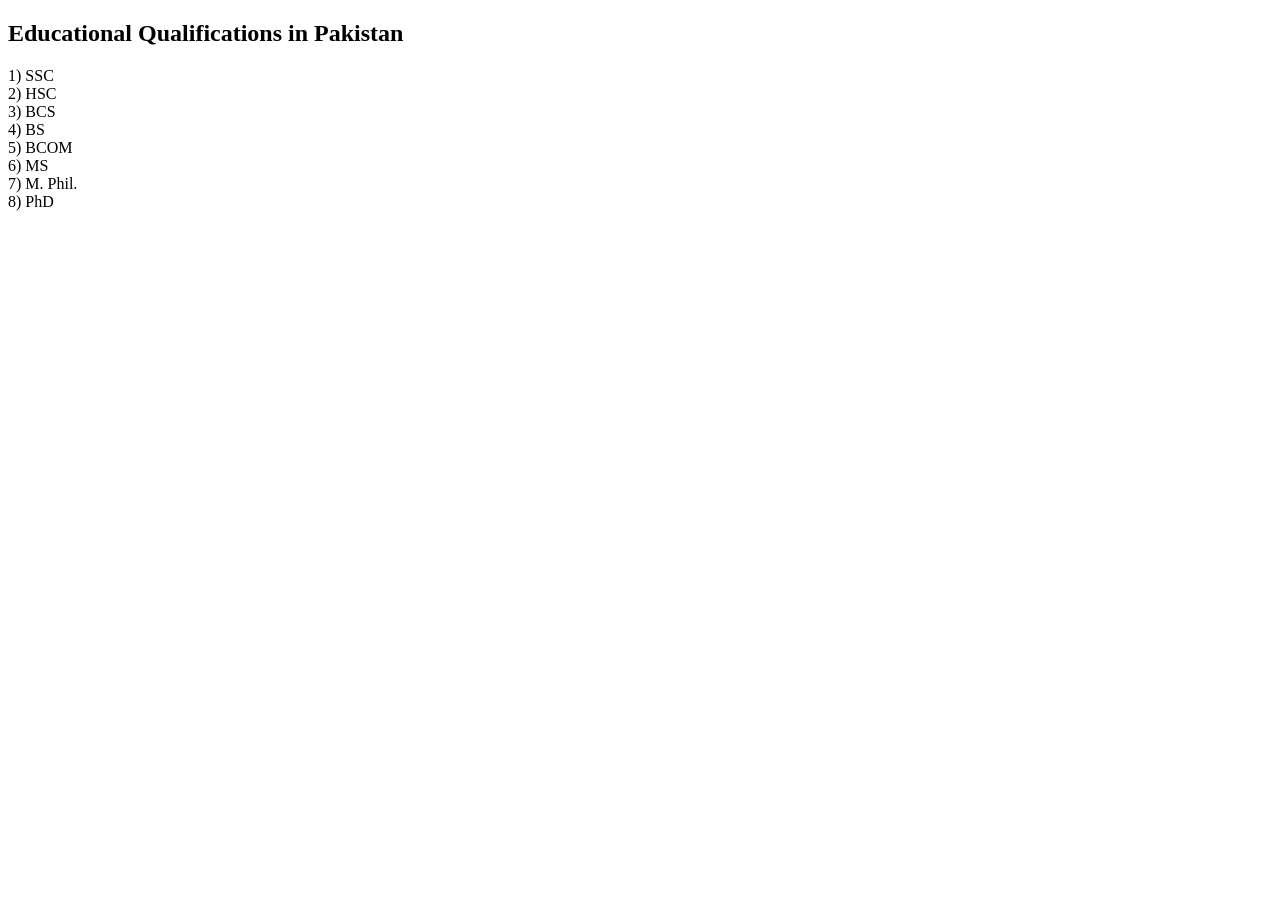
<file: index.html>
<!DOCTYPE html>
<html lang="en">
<head>
    <meta charset="UTF-8">
    <meta name="viewport" content="width=device-width, initial-scale=1.0">
    <title>Document</title>
</head>
<body>
    

    <script src="app.js"></script>
</body>
</html>
</file>
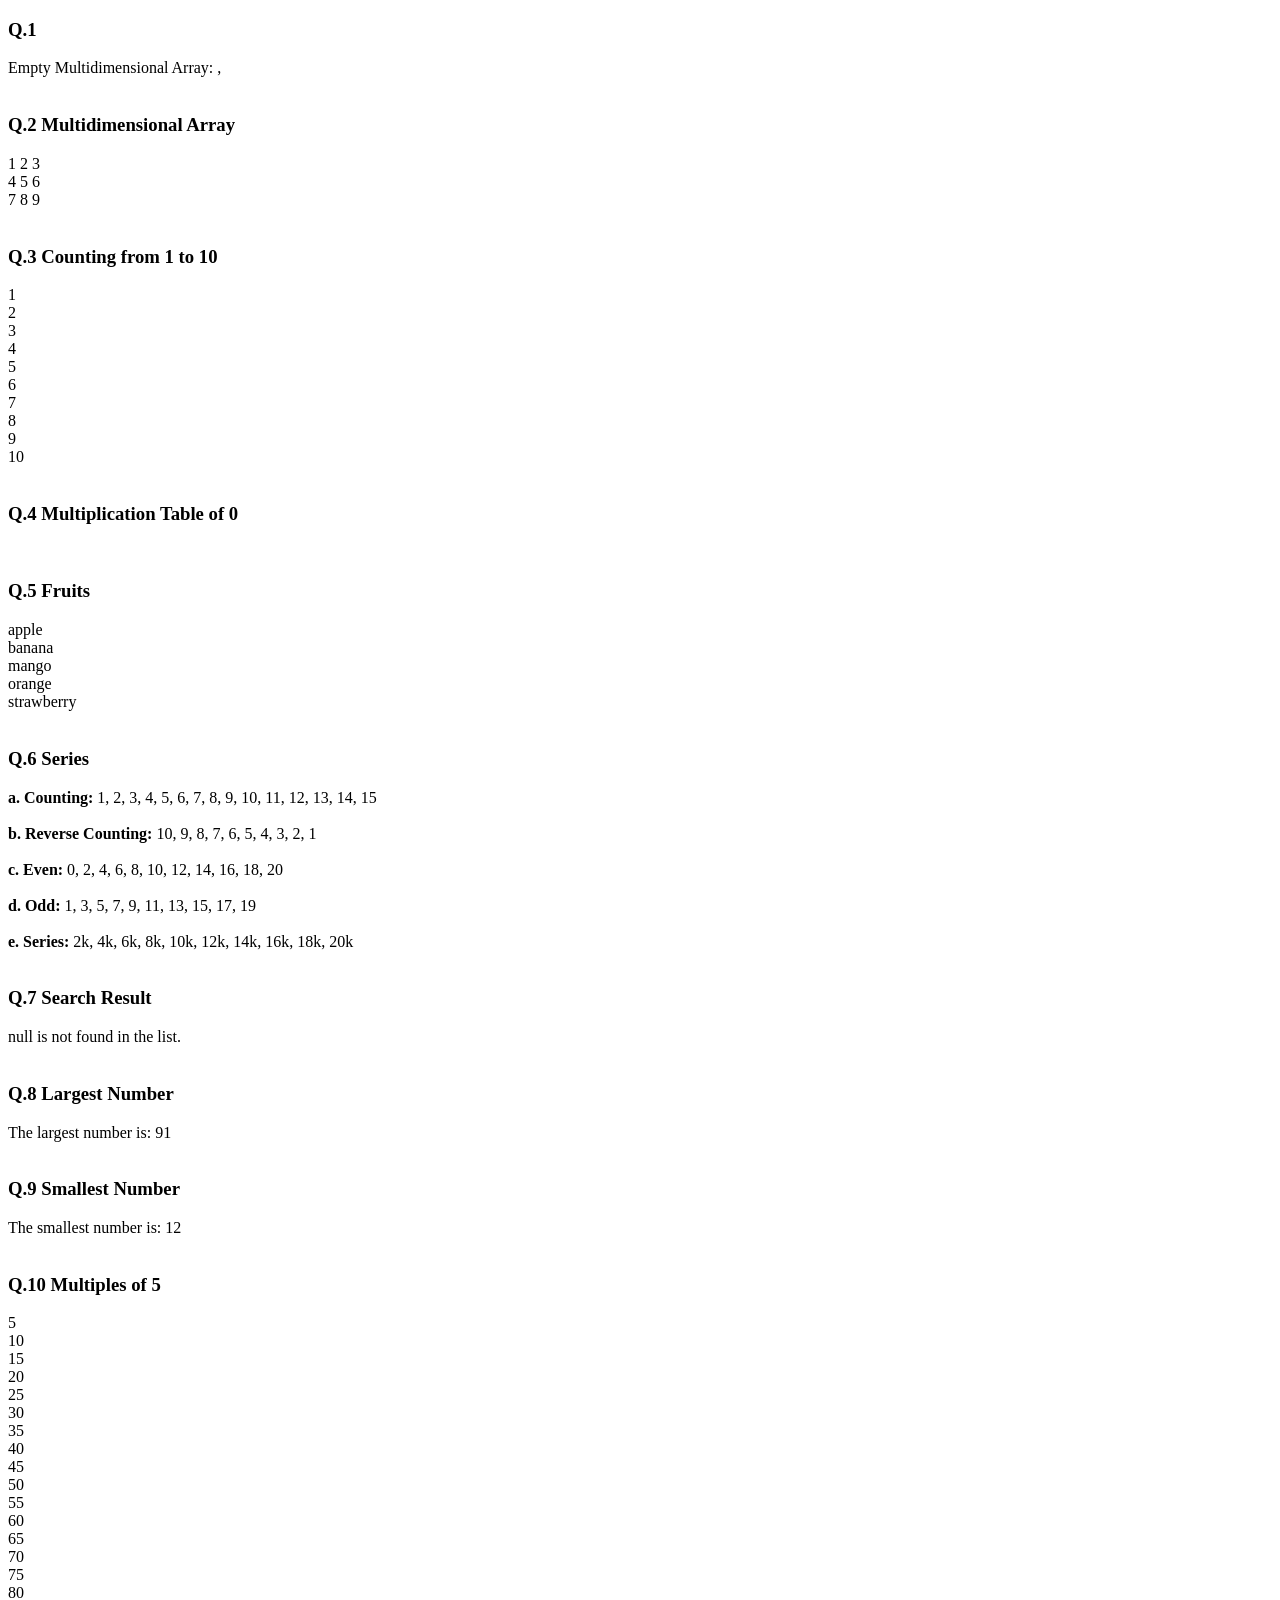
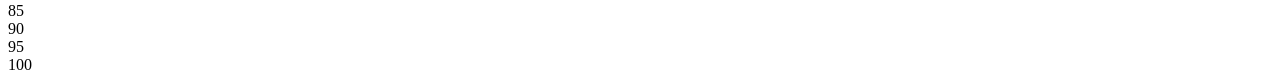
<file: assignmentChapterno.17-20/index.html>
<!DOCTYPE html>
<html lang="en">
<head>
    <meta charset="UTF-8">
    <meta name="viewport" content="width=device-width, initial-scale=1.0">
    <title>Document</title>
</head>
<body>
    
    <script src="app.js"></script>
</body>
</html>
</file>
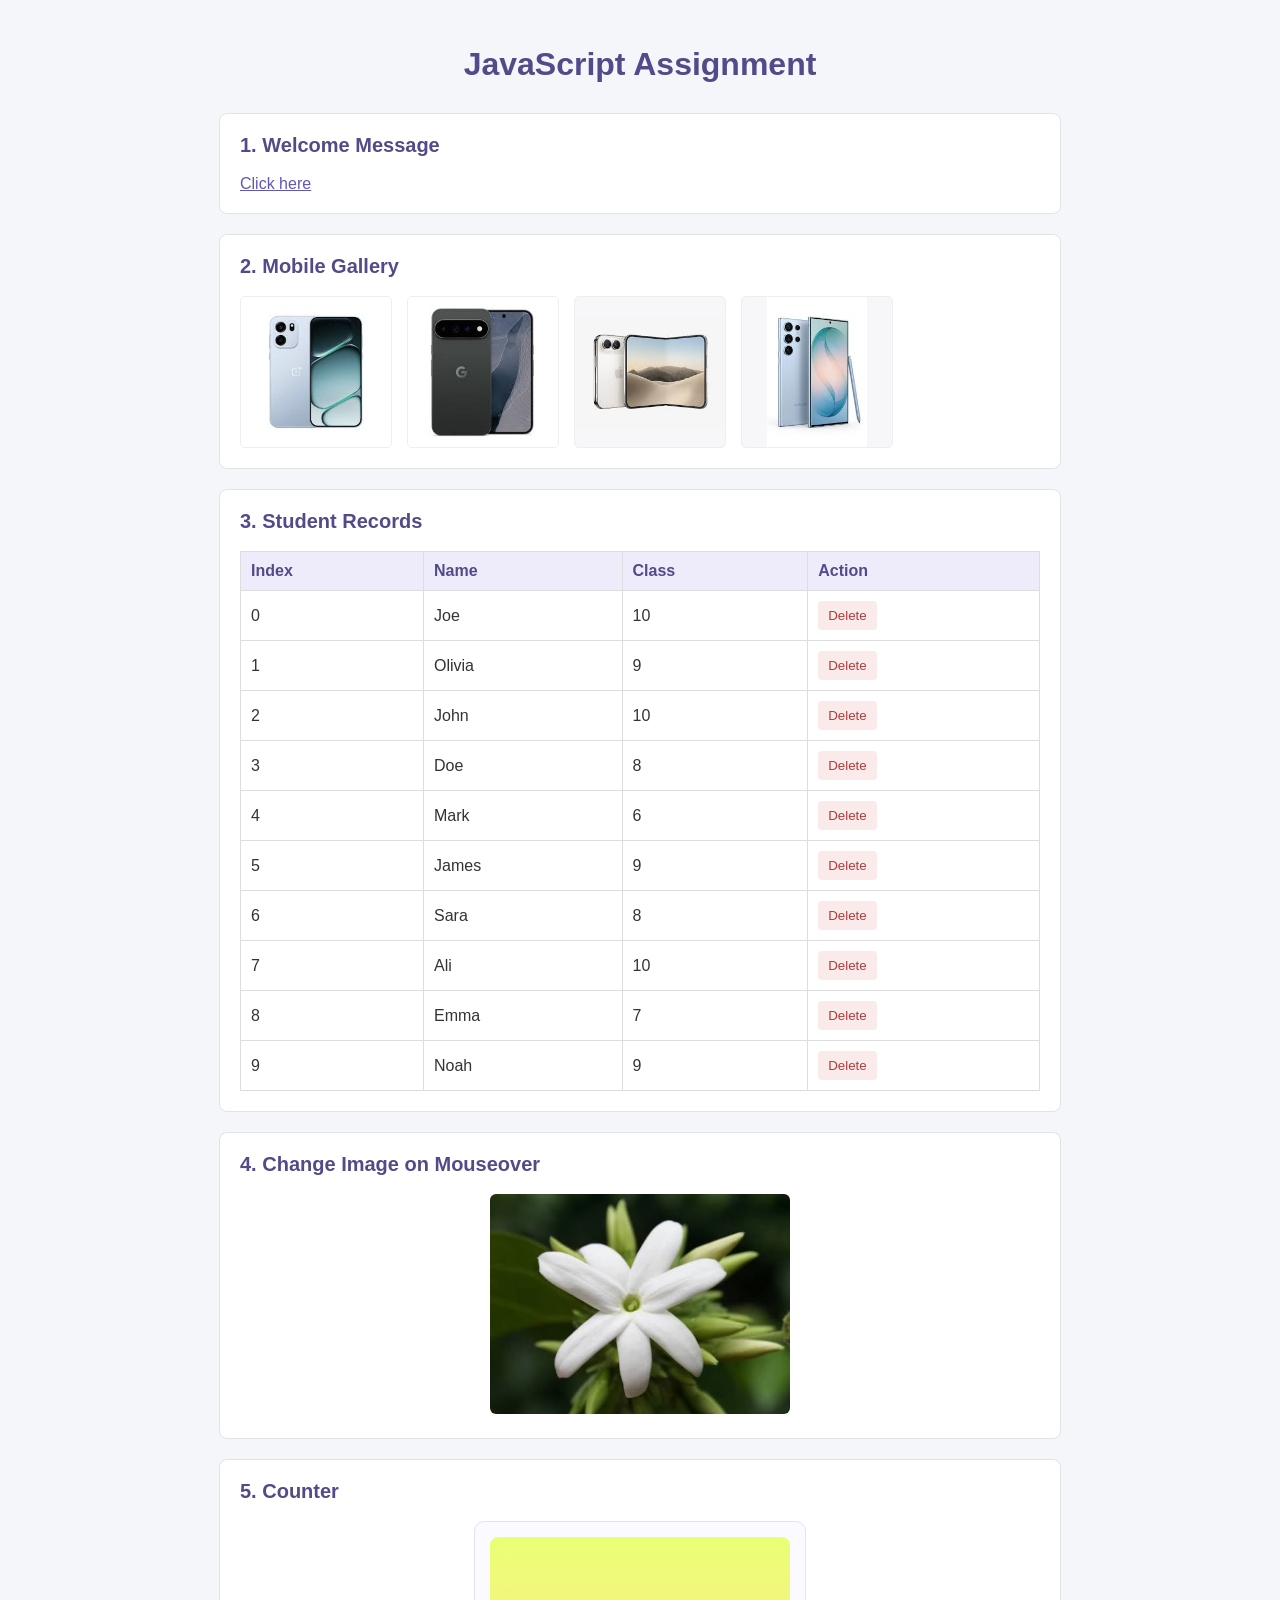
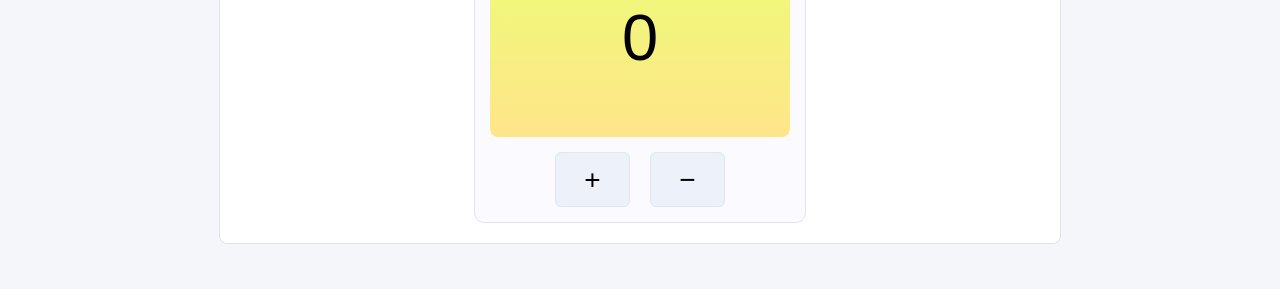
<file: assignmentChapterno.43-48/index.html>
<!DOCTYPE html>
<html lang="en">
<head>
    <meta charset="UTF-8">
    <meta name="viewport" content="width=device-width, initial-scale=1.0">
    <title>JavaScript Assignment</title>
    <link rel="stylesheet" href="style.css">
</head>
<body>

    <h1>JavaScript Assignment</h1>

    <!-- Question 1 -->
    <div class="section">
        <h2>1. Welcome Message</h2>
        <a href="#" onclick="greet(); return false;">Click here</a>
    </div>

    <!-- Question 2 -->
    <div class="section">
        <h2>2. Mobile Gallery</h2>

        <div class="gallery">
            <img src="./images/image1.jpg" onclick="showMessage()" alt="Mobile 1">
            <img src="./images/image2.jpg" onclick="showMessage()" alt="Mobile 2">
            <img src="./images/image3.jpg" onclick="showMessage()" alt="Mobile 3">
            <img src="./images/image4.jpg" onclick="showMessage()" alt="Mobile 4">
        </div>
    </div>

    <!-- Question 3 -->
    <div class="section">
        <h2>3. Student Records</h2>

        <table>
            <tr>
                <th>Index</th>
                <th>Name</th>
                <th>Class</th>
                <th>Action</th>
            </tr>
            <tr><td>0</td><td>Joe</td><td>10</td><td><button onclick="deleteRow(this)">Delete</button></td></tr>
            <tr><td>1</td><td>Olivia</td><td>9</td><td><button onclick="deleteRow(this)">Delete</button></td></tr>
            <tr><td>2</td><td>John</td><td>10</td><td><button onclick="deleteRow(this)">Delete</button></td></tr>
            <tr><td>3</td><td>Doe</td><td>8</td><td><button onclick="deleteRow(this)">Delete</button></td></tr>
            <tr><td>4</td><td>Mark</td><td>6</td><td><button onclick="deleteRow(this)">Delete</button></td></tr>
            <tr><td>5</td><td>James</td><td>9</td><td><button onclick="deleteRow(this)">Delete</button></td></tr>
            <tr><td>6</td><td>Sara</td><td>8</td><td><button onclick="deleteRow(this)">Delete</button></td></tr>
            <tr><td>7</td><td>Ali</td><td>10</td><td><button onclick="deleteRow(this)">Delete</button></td></tr>
            <tr><td>8</td><td>Emma</td><td>7</td><td><button onclick="deleteRow(this)">Delete</button></td></tr>
            <tr><td>9</td><td>Noah</td><td>9</td><td><button onclick="deleteRow(this)">Delete</button></td></tr>
        </table>
    </div>

    <!-- Question 4 -->
    <div class="section">
        <h2>4. Change Image on Mouseover</h2>

        <div id="pic" onmouseover="secondImage()" onmouseout="firstImage()">
            <img src="./images/jasmine.jpg" alt="Jasmine flower">
        </div>
    </div>

    <!-- Question 5 -->
    <div class="section">
        <h2>5. Counter</h2>

        <div class="counter">
            <div class="number-box">
                <span id="number">0</span>
            </div>

            <div class="buttons">
                <button onclick="increment()">+</button>
                <button onclick="decrement()">−</button>
            </div>
        </div>
    </div>

    <script src="app.js"></script>
</body>
</html>
</file>
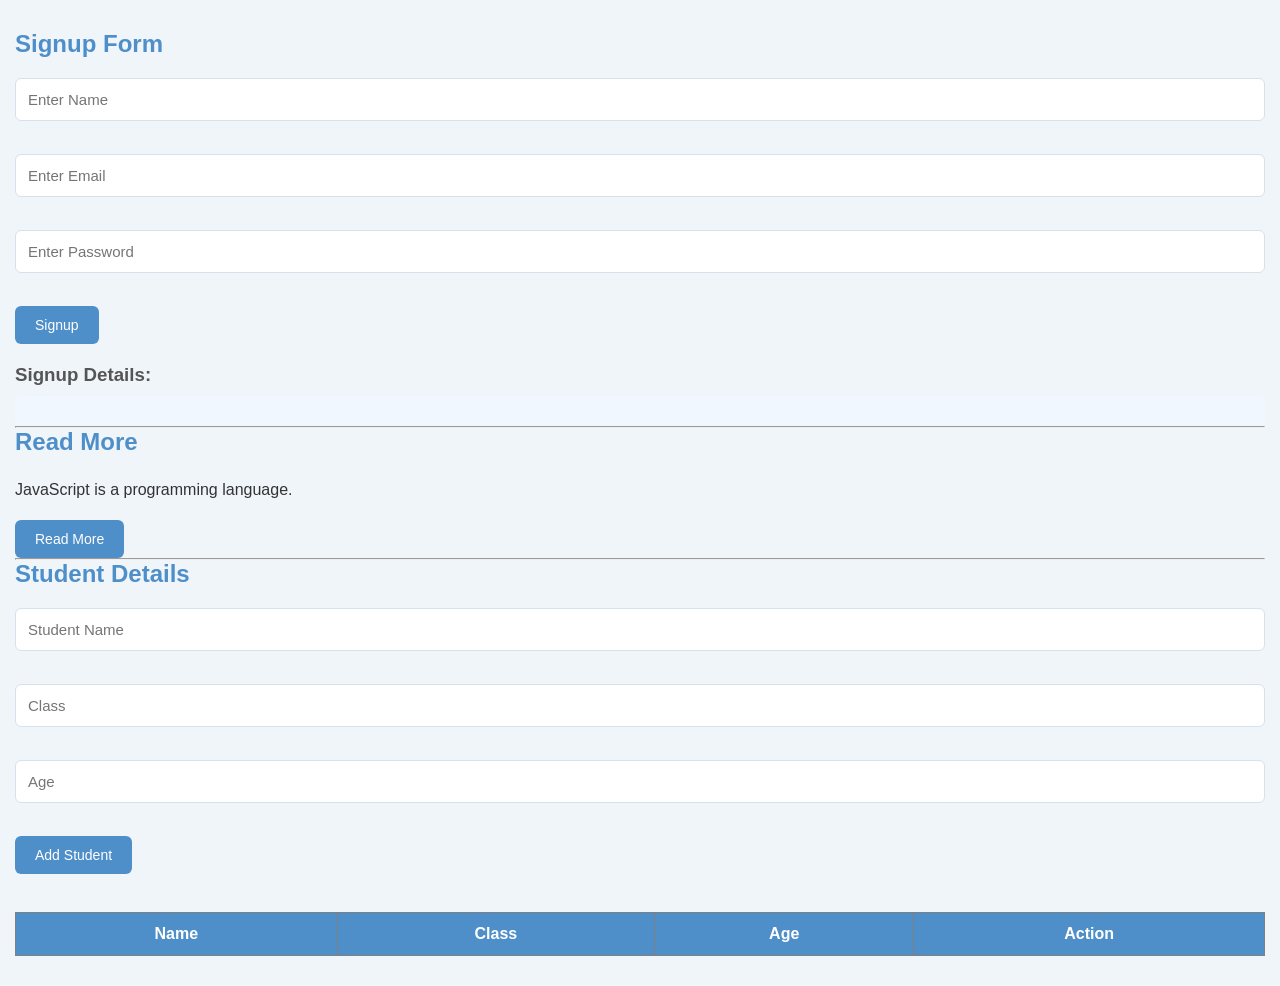
<file: assignmentChapterno.49-52/index.html>
<!DOCTYPE html>
<html>
<head>
    <title>JavaScript Assignment 49-52</title>
    <link rel="stylesheet" href="style.css">
</head>
<body>


    <h2>Signup Form</h2>

    <form onsubmit="signup(); return false;">

        <input type="text" id="name" placeholder="Enter Name" required><br><br>

        <input type="email" id="email" placeholder="Enter Email" required><br><br>

        <input type="password" id="password" placeholder="Enter Password" required><br><br>

        <button type="submit">Signup</button>

    </form>

    <h3>Signup Details:</h3>
    <div id="result"></div>


    <hr>



    <h2>Read More</h2>

    <p>
        JavaScript is a programming language.
        <span id="more" style="display:none;">
            It is used to make websites interactive.
            It can also handle events and user actions.
        </span>
    </p>

    <button id="readBtn" onclick="readMore()">Read More</button>


    <hr>


    <h2>Student Details</h2>

    <input type="text" id="studentName" placeholder="Student Name"><br><br>

    <input type="text" id="studentClass" placeholder="Class"><br><br>

    <input type="text" id="studentAge" placeholder="Age"><br><br>

    <button onclick="addStudent()">Add Student</button>

    <br><br>

    <table border="1" cellpadding="10" id="studentTable">

        <tr>
            <th>Name</th>
            <th>Class</th>
            <th>Age</th>
            <th>Action</th>
        </tr>

    </table>


    <div id="editForm" style="display:none;">

        <h3>Edit Student Details</h3>

        <input type="text" id="editName" placeholder="Student Name"><br><br>

        <input type="text" id="editClass" placeholder="Class"><br><br>

        <input type="text" id="editAge" placeholder="Age"><br><br>

        <button onclick="updateStudent()">Update</button>

    </div>


    <script src="script.js"></script>

</body>
</html>
</file>
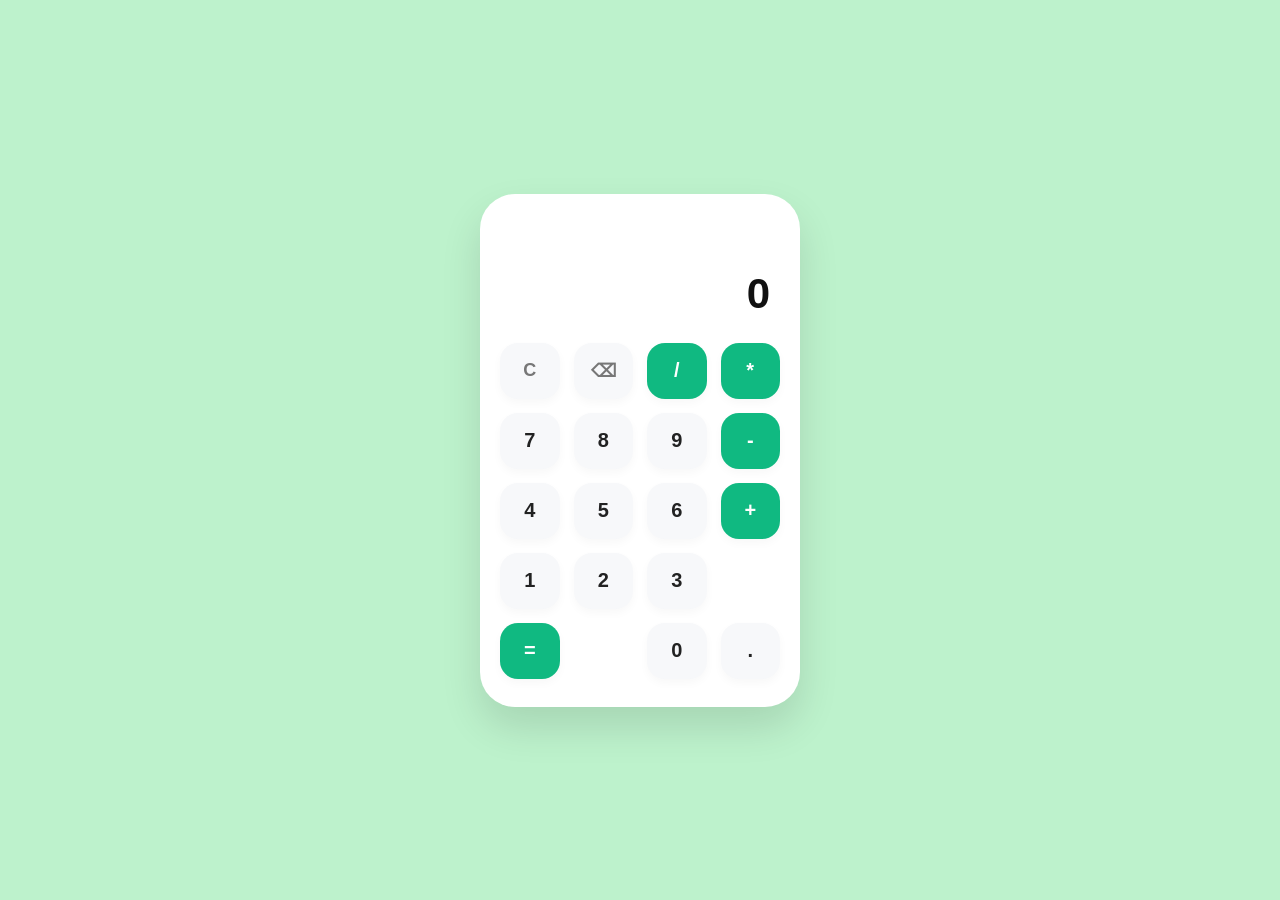
<file: calculator/index.html>
<!DOCTYPE html>
<html lang="en">
<head>
  <meta charset="UTF-8">
  <meta name="viewport" content="width=device-width, initial-scale=1.0">
  <title>Modern White Calculator</title>
  <link rel="stylesheet" href="style.css">
</head>
<body>

  <div class="calculator">
    

    <div class="display">
      <div id="expression" class="expression"></div>
      <div id="result" class="result">0</div>
    </div>

  
    <div class="keypad">
      <button class="btn btn-action" onclick="clearAll()">C</button>
      <button class="btn btn-action" onclick="deleteChar()">⌫</button>
      <button class="btn btn-operator" onclick="appendOperator('/')">/</button>
      <button class="btn btn-operator" onclick="appendOperator('*')">*</button>


      <button class="btn" onclick="appendNumber('7')">7</button>
      <button class="btn" onclick="appendNumber('8')">8</button>
      <button class="btn" onclick="appendNumber('9')">9</button>
      <button class="btn btn-operator" onclick="appendOperator('-')">-</button>


      <button class="btn" onclick="appendNumber('4')">4</button>
      <button class="btn" onclick="appendNumber('5')">5</button>
      <button class="btn" onclick="appendNumber('6')">6</button>
      <button class="btn btn-operator btn-plus" onclick="appendOperator('+')">+</button>


      <button class="btn" onclick="appendNumber('1')">1</button>
      <button class="btn" onclick="appendNumber('2')">2</button>
      <button class="btn" onclick="appendNumber('3')">3</button>
      <button class="btn btn-equals" onclick="calculateResult()">=</button>

      <button class="btn btn-empty"></button>
      <button class="btn" onclick="appendNumber('0')">0</button>
      <button class="btn" onclick="appendDecimal('.')">.</button>
    </div>
  </div>

  <script src="app.js"></script>
</body>
</html>
</file>
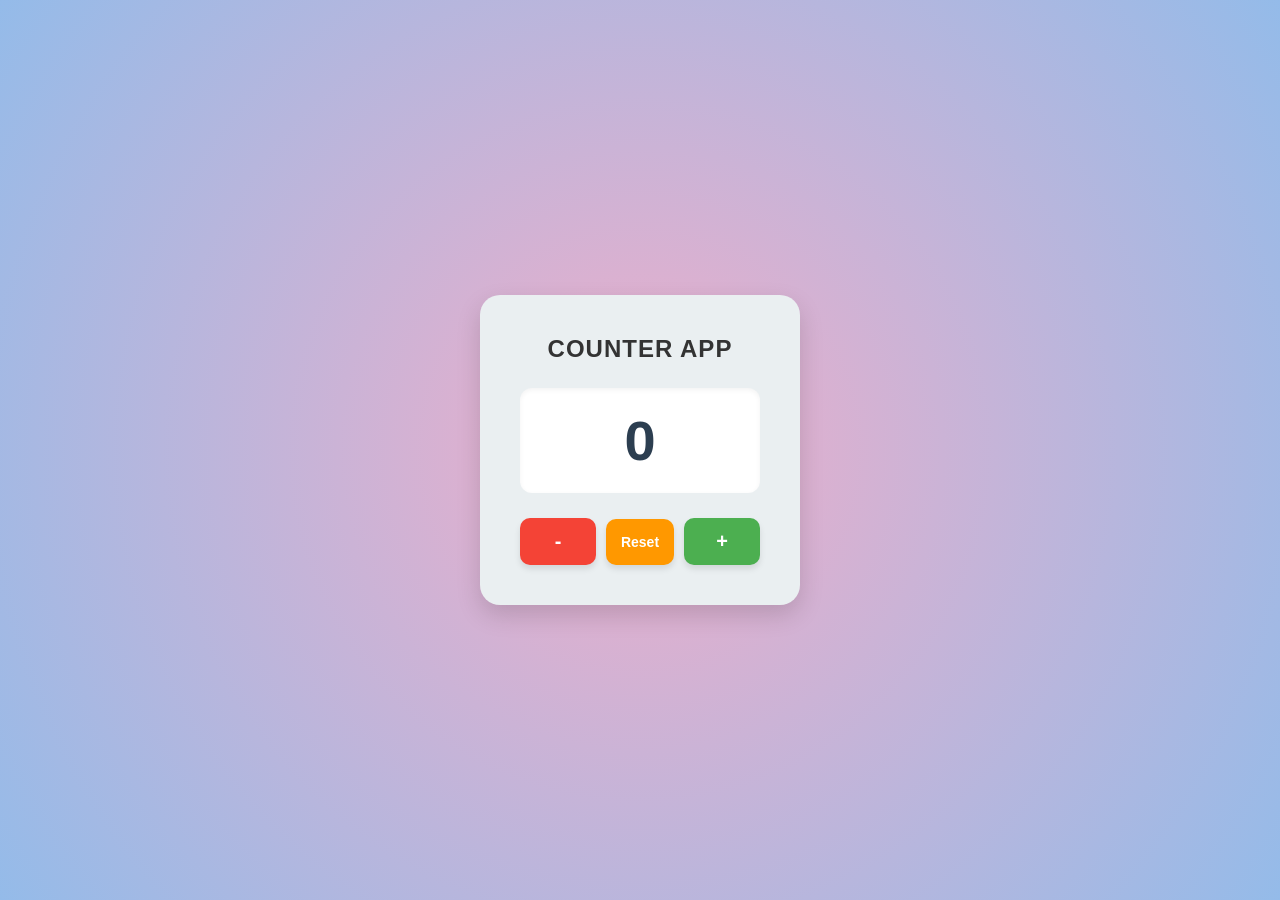
<file: counterapp/index.html>
<!DOCTYPE html>
<html lang="en">
<head>
    <meta charset="UTF-8">
    <meta name="viewport" content="width=device-width, initial-scale=1.0">
    <title>Counter App</title>
    <link rel="stylesheet" href="style.css">
</head>
<body>
    <div class="container">
        <h1>Counter App</h1>
        <div class="counter-display">
            <span id="number">0</span>
        </div>
        <div class="buttons">
            <button class="btn decrement-btn" onclick="decrement()">-</button>
            <button class="btn reset-btn" onclick="reset()">Reset</button>
            <button class="btn increment-btn" onclick="increment()">+</button>
        </div>
    </div>

    <script src="app.js"></script>
</body>
</html>
</file>
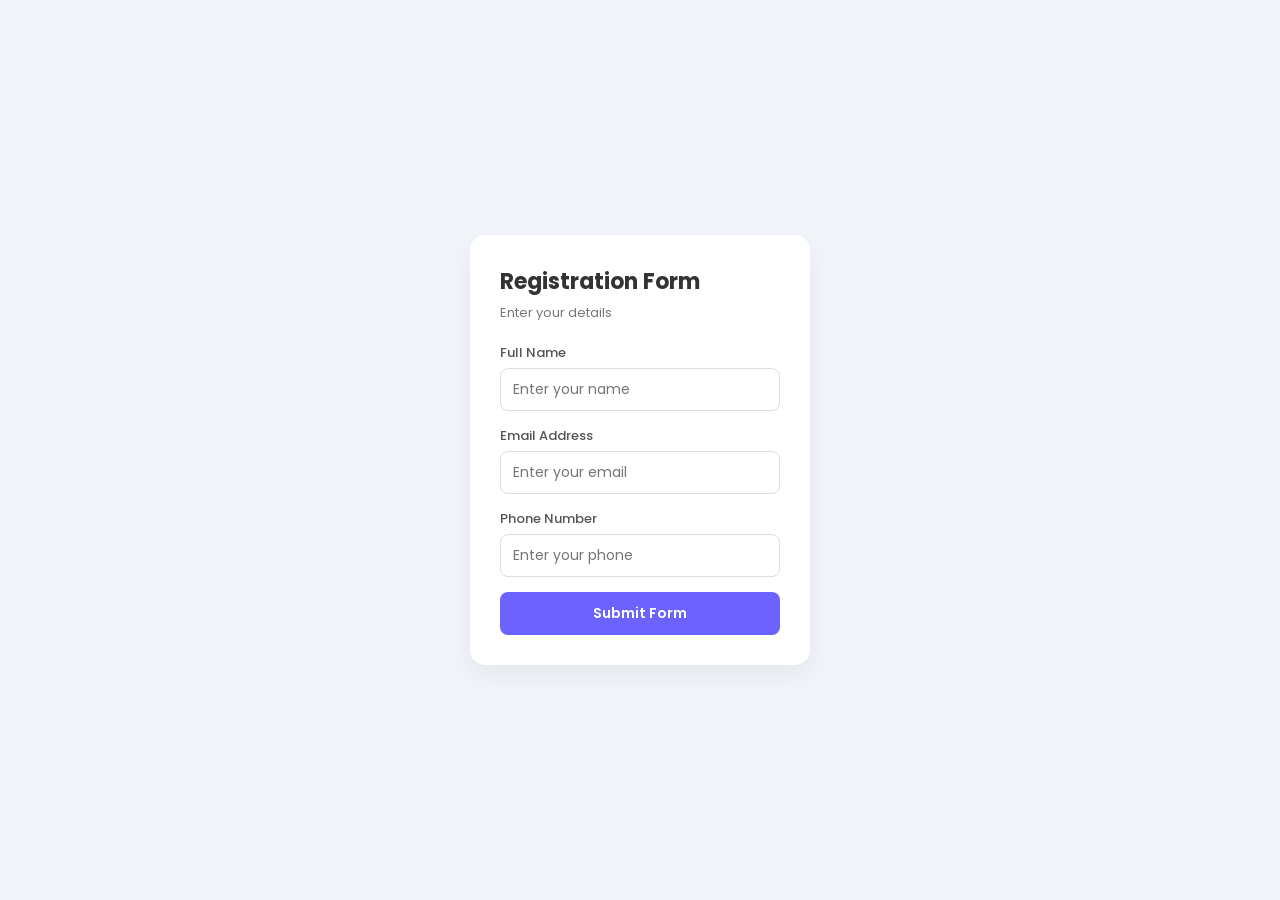
<file: form/index.html>
<!DOCTYPE html>
<html lang="en">
<head>
    <meta charset="UTF-8">
    <meta name="viewport" content="width=device-width, initial-scale=1.0">
    <title>Assignment Form</title>
    <link href="https://fonts.googleapis.com/css2?family=Poppins:wght@400;500;600&display=swap" rel="stylesheet">
    <link rel="stylesheet" href="style.css">
</head>
<body>

    <div class="container">

        <div class="box" id="formBox">
            <h2>Registration Form</h2>
            <p>Enter your details</p>

            <form onsubmit="return checkAddress();">
                <label>Full Name</label>
                <input type="text" id="nameField" placeholder="Enter your name">

                <label>Email Address</label>
                <input type="text" id="emailField" placeholder="Enter your email">

                <label>Phone Number</label>
                <input type="text" id="phoneField" placeholder="Enter your phone">

                <input type="submit" value="Submit Form">
            </form>
        </div>

        <div class="box card-box hidden" id="cardBox">
            <h3>User ID Card</h3>
            <div class="card-content">
                <p><strong>Name:</strong> <span id="displayName"></span></p>
                <p><strong>Email:</strong> <span id="displayEmail"></span></p>
                <p><strong>Phone:</strong> <span id="displayPhone"></span></p>
            </div>
        </div>
    </div>

    <script src="script.js"></script>
</body>
</html>
</file>
<file: assignmentChapterno.43-48/style.css>
body {
    font-family: Arial, sans-serif;
    background-color: #f5f6fa;
    color: #333;
    margin: 0;
    padding: 25px;
}

h1 {
    text-align: center;
    color: #514b8a;
    margin-bottom: 30px;
}

.section {
    background-color: white;
    padding: 20px;
    margin: 20px auto;
    max-width: 800px;
    border: 1px solid #e2e2e8;
    border-radius: 8px;
}

h2 {
    font-size: 20px;
    color: #514b8a;
    margin-top: 0;
    margin-bottom: 18px;
}

/* Question 1 */

a {
    color: #6257b5;
}

/* Question 2 */

.gallery {
    display: flex;
    flex-wrap: wrap;
    gap: 15px;
}

.gallery img {
    width: 150px;
    height: 150px;
    object-fit: contain;
    background-color: #f7f7fa;
    border: 1px solid #eee;
    border-radius: 5px;
    cursor: pointer;
}

/* Question 3 */

table {
    width: 100%;
    border-collapse: collapse;
}

th, td {
    padding: 10px;
    border: 1px solid #ddd;
    text-align: left;
}

th {
    background-color: #eeecfa;
    color: #514b8a;
}

td button {
    background-color: #fbeaea;
    color: #b33b3b;
    border: none;
    padding: 7px 10px;
    border-radius: 4px;
    cursor: pointer;
}

/* Question 4 */

#pic {
    text-align: center;
}

#pic img {
    width: 300px;
    max-width: 100%;
    height: 220px;
    object-fit: cover;
    border-radius: 6px;
}

/* Question 5 */

.counter {
    max-width: 300px;
    margin: 0 auto;
    padding: 15px;
    background-color: #fafaff;
    border: 1px solid #e4e1f5;
    border-radius: 10px;
}

.number-box {
    height: 200px;
    display: flex;
    justify-content: center;
    align-items: center;
    background: linear-gradient(#eaff75, #ffe58a);
    border-radius: 8px;
}

#number {
    font-size: 65px;
    color: black;
}

.buttons {
    display: flex;
    justify-content: center;
    gap: 20px;
    margin-top: 15px;
}

.counter button {
    width: 75px;
    height: 55px;
    font-size: 28px;
    background-color: #edf2fa;
    border: 1px solid #e0e5ef;
    border-radius: 6px;
    cursor: pointer;
}

button:hover {
    opacity: 0.8;
}

/* Small screens */

@media (max-width: 500px) {
    body {
        padding: 12px;
    }

    .section {
        padding: 15px;
    }

    .gallery img {
        width: 120px;
        height: 120px;
    }

    table {
        font-size: 12px;
    }

    th, td {
        padding: 7px 5px;
    }
}
</file>
<file: assignmentChapterno.49-52/style.css>
* {
    margin: 0;
    padding: 0;
    box-sizing: border-box;
}

body {
    font-family: Arial, sans-serif;
    background-color: #f0f5fa;
    color: #333;
    padding: 30px 15px;
}

h1 {
    text-align: center;
    color: #4f8fc9;
    margin-bottom: 30px;
}

h2 {
    color: #4f8fc9;
    margin-bottom: 20px;
}

h3 {
    margin: 20px 0 10px;
    color: #555;
}


.container {
    max-width: 800px;
    margin: auto;
}


.card {
    background-color: white;
    padding: 25px;
    margin-bottom: 25px;
    border-radius: 12px;
    box-shadow: 0 4px 12px rgba(0, 0, 0, 0.08);
}


input {
    width: 100%;
    padding: 12px;
    margin-bottom: 15px;
    border: 1px solid #d5e1ed;
    border-radius: 6px;
    font-size: 15px;
    outline: none;
}

input:focus {
    border-color: #4f8fc9;
}



button {
    background-color: #4f8fc9;
    color: white;
    border: none;
    padding: 11px 20px;
    border-radius: 6px;
    cursor: pointer;
    font-size: 14px;
    transition: 0.3s;
}

button:hover {
    background-color: #3678b3;
}



#result {
    background-color: #f0f7ff;
    padding: 15px;
    border-radius: 6px;
    line-height: 1.8;
    overflow-wrap: anywhere;
}



p {
    line-height: 1.8;
    margin-bottom: 15px;
}



.table-container {
    overflow-x: auto;
}

table {
    width: 100%;
    border-collapse: collapse;
    margin-top: 20px;
}

th {
    background-color: #4f8fc9;
    color: white;
    padding: 12px;
}

td {
    padding: 12px;
    text-align: center;
    border: 1px solid #d5e1ed;
}

tr:nth-child(even) {
    background-color: #f0f7ff;
}


td button {
    margin: 3px;
    padding: 8px 12px;
}


#editForm {
    background-color: #f0f7ff;
    padding: 20px;
    margin-top: 25px;
    border-radius: 8px;
}


@media only screen and (max-width: 600px) {

    body {
        padding: 20px 10px;
    }

    .card {
        padding: 18px;
    }

    h1 {
        font-size: 26px;
    }

    h2 {
        font-size: 20px;
    }

    td, th {
        padding: 8px;
        font-size: 13px;
    }

}
</file>
<file: calculator/style.css>
* {
  box-sizing: border-box;
  margin: 0;
  padding: 0;
  font-family: -apple-system, BlinkMacSystemFont, "Segoe UI", Roboto, Helvetica, Arial, sans-serif;
}

body {
  background-color: #bdf2cc;
  min-height: 100vh;
  display: flex;
  justify-content: center;
  align-items: center;
}

 
.calculator {
  background-color: #ffffff;
  width: 320px;
  border-radius: 35px;
  padding: 24px 20px 28px 20px;
  box-shadow: 0px 20px 40px rgba(0, 0, 0, 0.12);
  display: flex;
  flex-direction: column;
}

.status-bar {
  display: flex;
  justify-content: space-between;
  align-items: center;
  font-size: 13px;
  font-weight: 600;
  color: #333333;
  margin-bottom: 25px;
  padding: 0 8px;
}

.status-bar .icon {
  font-size: 11px;
  margin-left: 4px;
}

.display {
  text-align: right;
  min-height: 100px;
  display: flex;
  flex-direction: column;
  justify-content: flex-end;
  margin-bottom: 25px;
  padding: 0 10px;
  word-wrap: break-word;
  word-break: break-all;
}

.expression {
  color: #888888;
  font-size: 18px;
  min-height: 24px;
  margin-bottom: 6px;
  font-weight: 400;
}

.result {
  color: #111111;
  font-size: 42px;
  font-weight: 700;
}


.keypad {
  display: grid;
  grid-template-columns: repeat(4, 1fr);
  grid-gap: 14px;
}

 
.btn {
  background-color: #f7f8fa;
  color: #222222;
  border: none;
  border-radius: 18px;
  height: 56px;
  font-size: 20px;
  font-weight: 600;
  cursor: pointer;
  transition: all 0.15s ease;
  outline: none;
  box-shadow: 0px 4px 10px rgba(0, 0, 0, 0.03);
}

.btn:active {
  transform: scale(0.94);
  background-color: #e5e7eb;
}

 
.btn-action {
  color: #777777;
  font-size: 18px;
}


.btn-operator {
  background-color: #10b981;
  color: #ffffff;
}

.btn-operator:active {
  background-color: #059669;
}


.btn-plus {
  grid-row: span 2;

}

.btn-equals {
  background-color: #10b981;
  color: #ffffff;
}

.btn-equals:active {
  background-color: #059669; 
}

.btn-empty {
  background: transparent;
  box-shadow: none;
  cursor: default;
}
.btn-empty:active {
  transform: none;
  background: transparent;
}
</file>
<file: counterapp/style.css>
* {
    margin: 0;
    padding: 0;
    box-sizing: border-box;
    font-family: 'Segoe UI', Tahoma, Geneva, Verdana, sans-serif;
}

body {
    background: #EEAECA;
    background: radial-gradient(circle, rgba(238, 174, 202, 1) 0%, rgba(148, 187, 233, 1) 100%);
    min-height: 100vh;
    display: flex;
    justify-content: center;
    align-items: center;
}

.container {
    background-color: #eaeff1;
    padding: 40px;
    border-radius: 20px;
    box-shadow: 0 10px 25px rgba(0, 0, 0, 0.15);
    text-align: center;
    width: 320px;
}

h1 {
    text-transform: uppercase;
    color: #333;
    font-size: 24px;
    letter-spacing: 1px;
    margin-bottom: 25px;
}

.counter-display {
    background: #ffffff;
    padding: 20px;
    border-radius: 12px;
    margin-bottom: 25px;
    box-shadow: inset 0 2px 5px rgba(0,0,0,0.05);
}

#number {
    font-size: 56px;
    font-weight: bold;
    color: #2c3e50;
}

.buttons {
    display: flex;
    justify-content: space-between;
    align-items: center;
    gap: 10px;
}

.btn {
    border: none;
    outline: none;
    padding: 12px 20px;
    font-size: 20px;
    font-weight: bold;
    border-radius: 10px;
    cursor: pointer;
    transition: transform 0.1s ease, background-color 0.2s ease;
    box-shadow: 0 4px 6px rgba(0, 0, 0, 0.1);
}

.btn:active {
    transform: scale(0.95);
}

.increment-btn {
    background-color: #4CAF50;
    color: white;
    flex: 1;
}

.increment-btn:hover {
    background-color: #45a049;
}

.decrement-btn {
    background-color: #f44336;
    color: white;
    flex: 1;
}

.decrement-btn:hover {
    background-color: #e53935;
}

.reset-btn {
    background-color: #ff9800;
    color: white;
    font-size: 14px;
    padding: 15px 15px;
    flex: 1;
}

.reset-btn:hover {
    background-color: #fb8c00;
}
</file>
<file: form/style.css>
* {
    margin: 0;
    padding: 0;
    box-sizing: border-box;
    font-family: 'Poppins', sans-serif;
}

body {
    background: #f0f4f8;
    display: flex;
    justify-content: center;
    align-items: center;
    height: 100vh;
}

.container {
    width: 100%;
    max-width: 380px;
    padding: 20px;
}

.box {
    background: #ffffff;
    padding: 30px;
    border-radius: 15px;
    box-shadow: 0 10px 25px rgba(0, 0, 0, 0.05);
}

.box h2 {
    color: #333;
    font-size: 22px;
    margin-bottom: 5px;
}

.box p {
    color: #777;
    font-size: 13px;
    margin-bottom: 20px;
}

label {
    display: block;
    font-size: 13px;
    font-weight: 500;
    color: #555;
    margin-bottom: 5px;
}

input[type="text"] {
    width: 100%;
    padding: 10px 12px;
    border: 1px solid #ddd;
    border-radius: 8px;
    font-size: 14px;
    margin-bottom: 15px;
    outline: none;
    transition: 0.2s;
}

input[type="text"]:focus {
    border-color: #6c63ff;
}

input[type="submit"] {
    width: 100%;
    padding: 11px;
    background: #6c63ff;
    color: white;
    border: none;
    border-radius: 8px;
    font-size: 14px;
    font-weight: 600;
    cursor: pointer;
    transition: 0.2s;
}

input[type="submit"]:hover {
    background: #574ede;
}

.card-box {
    display: none;
    border-left: 5px solid #6c63ff;
}

.card-box h3 {
    color: #333;
    margin-bottom: 15px;
    font-size: 18px;
}

.card-content p {
    margin-bottom: 10px;
    color: #444;
    font-size: 14px;
}
</file>
